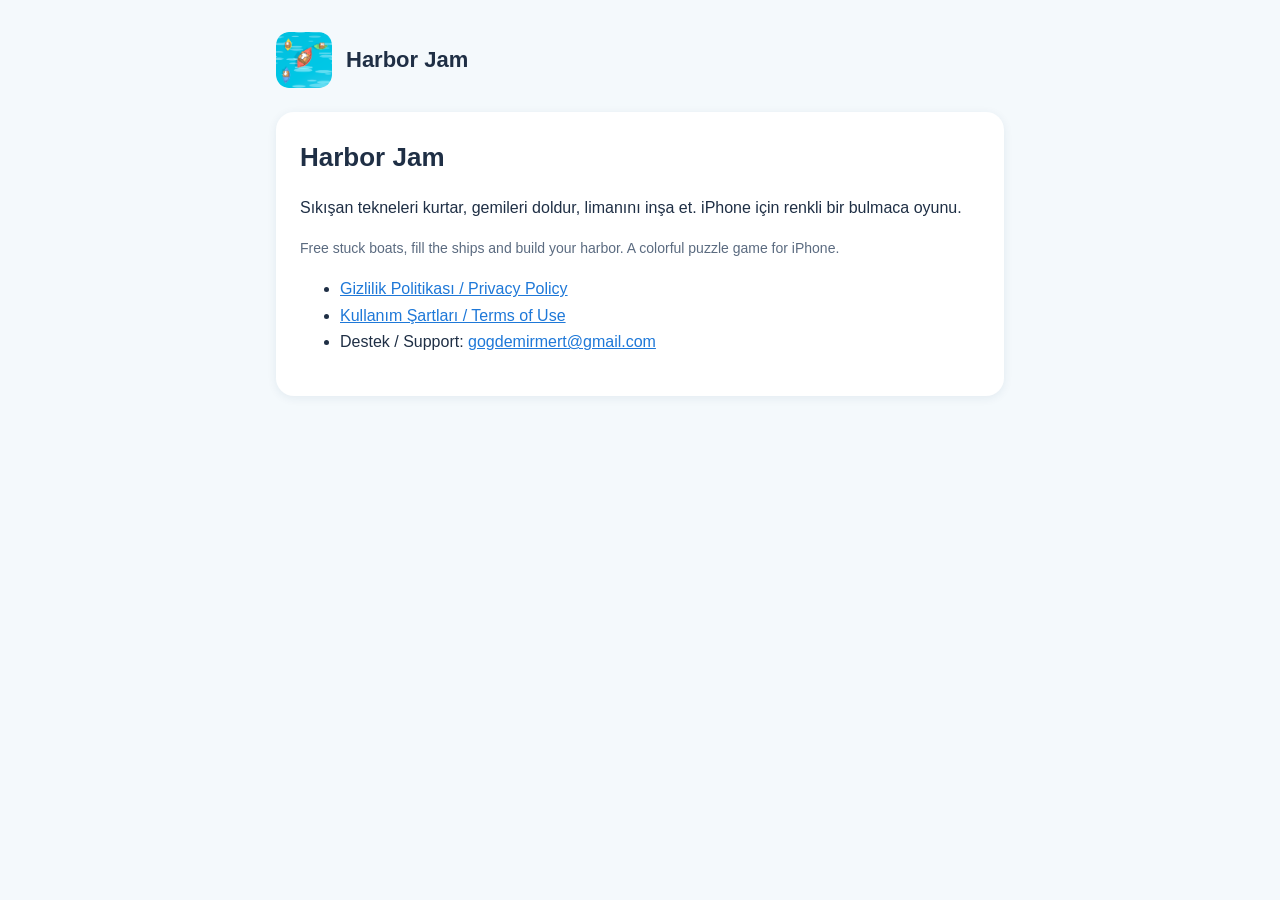
<file: index.html>
<!doctype html>
<html lang="tr">
<head>
<meta charset="utf-8">
<meta name="viewport" content="width=device-width, initial-scale=1">
<title>Harbor Jam</title>
<link rel="stylesheet" href="style.css">
</head>
<body>
<main>
  <header><img src="logo.png" alt=""><a href="./">Harbor Jam</a></header>
  <div class="card">
    <h1>Harbor Jam</h1>
    <p>Sıkışan tekneleri kurtar, gemileri doldur, limanını inşa et. iPhone için renkli bir bulmaca oyunu.</p>
    <p class="muted">Free stuck boats, fill the ships and build your harbor. A colorful puzzle game for iPhone.</p>
    <ul>
      <li><a href="gizlilik">Gizlilik Politikası / Privacy Policy</a></li>
      <li><a href="kullanim-sartlari">Kullanım Şartları / Terms of Use</a></li>
      <li>Destek / Support: <a href="mailto:gogdemirmert@gmail.com">gogdemirmert@gmail.com</a></li>
    </ul>
  </div>
</main>
</body>
</html>
</file>
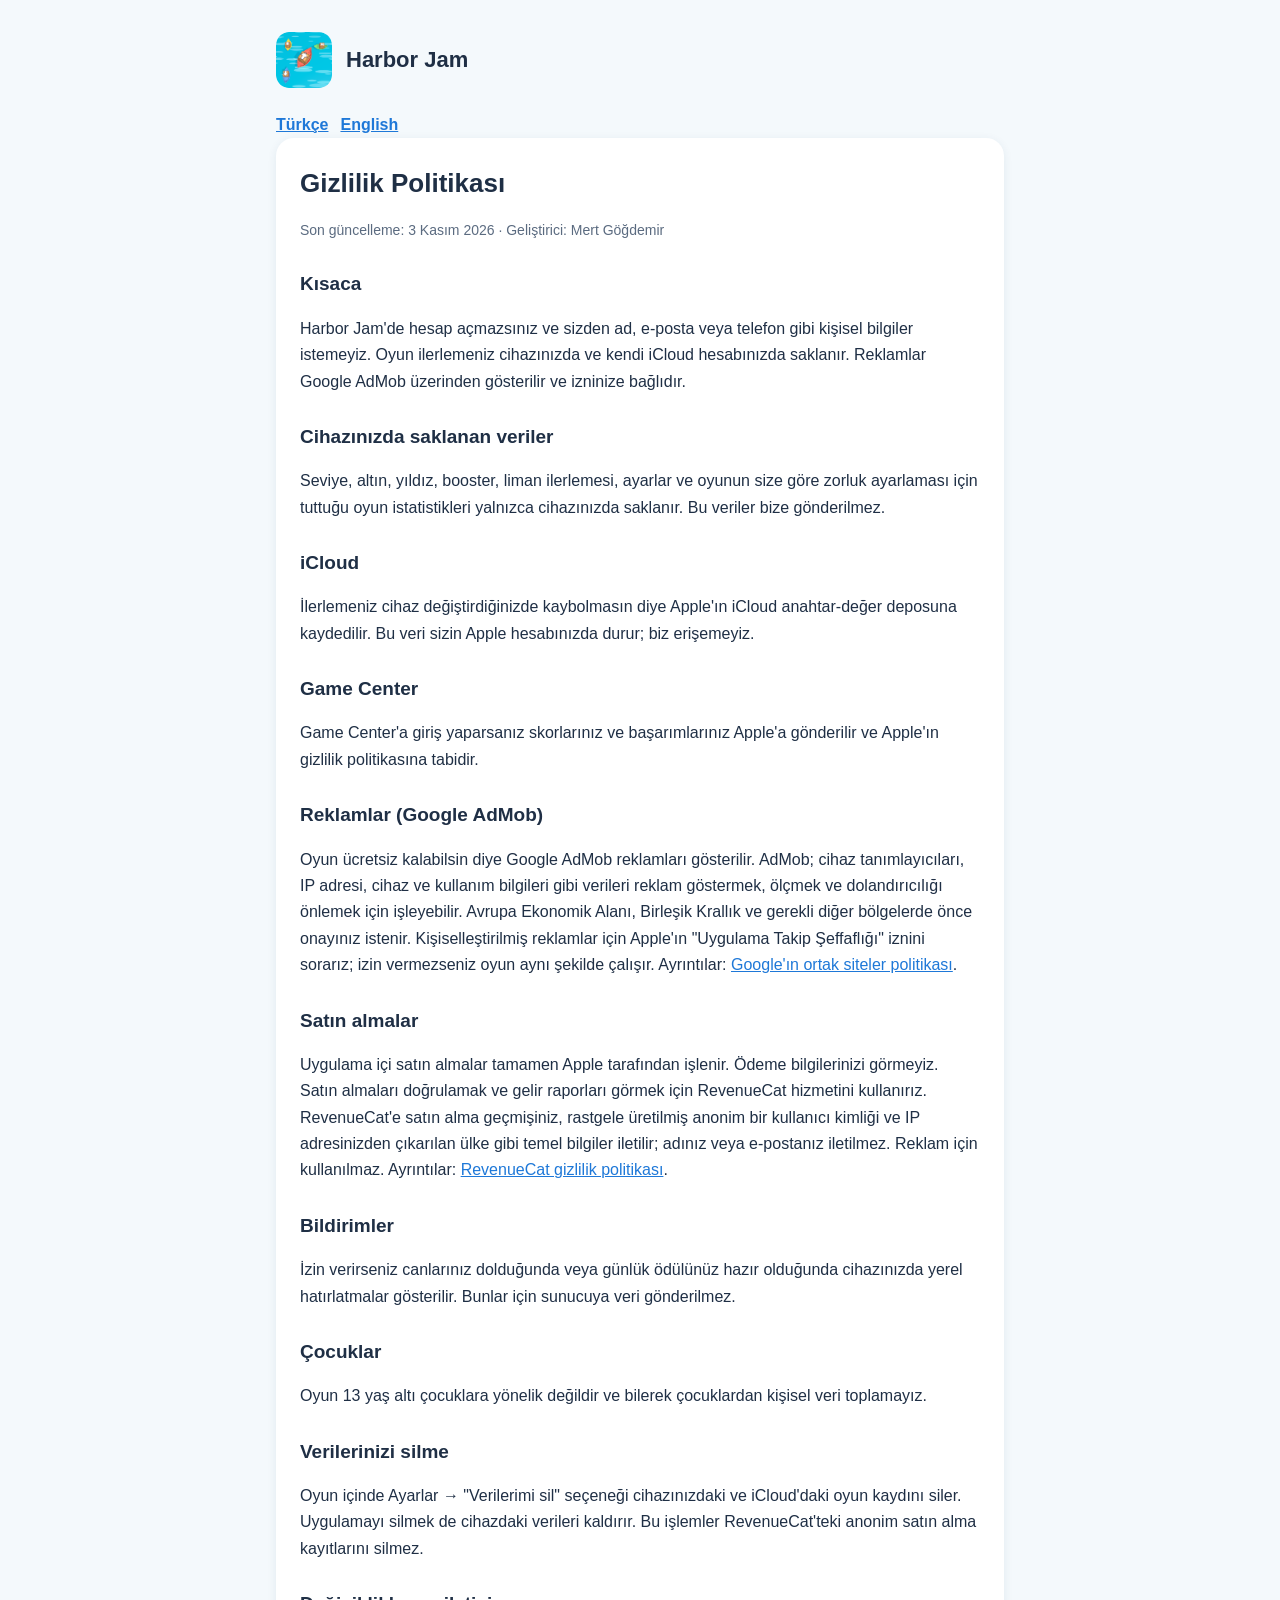
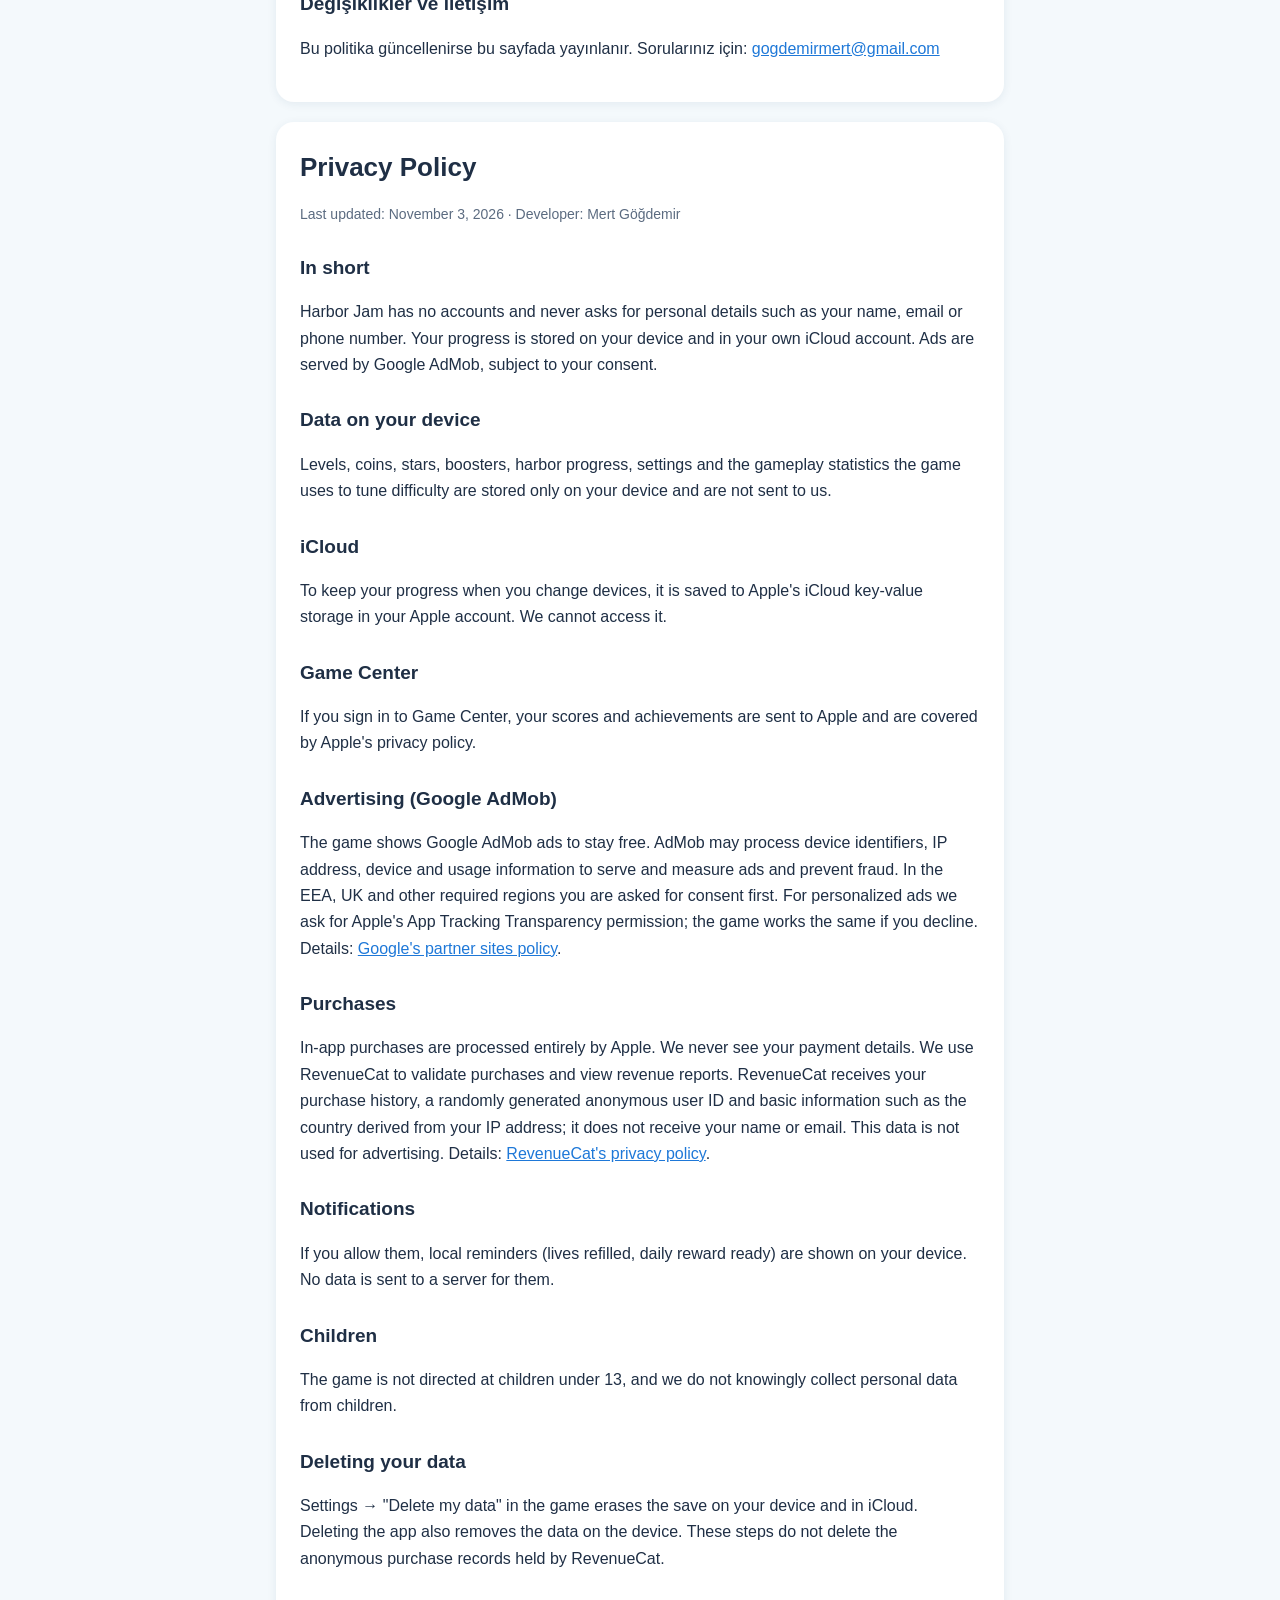
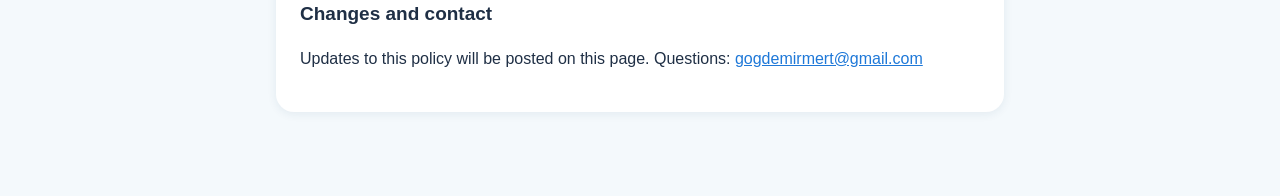
<file: gizlilik.html>
<!doctype html>
<html lang="tr">
<head>
<meta charset="utf-8">
<meta name="viewport" content="width=device-width, initial-scale=1">
<title>Harbor Jam · Gizlilik Politikası</title>
<link rel="stylesheet" href="style.css">
</head>
<body>
<main>
  <header><img src="logo.png" alt=""><a href="./">Harbor Jam</a></header>
  <nav class="lang"><a href="#tr">Türkçe</a><a href="#en">English</a></nav>

  <div class="card" id="tr">
    <h1>Gizlilik Politikası</h1>
    <p class="muted">Son güncelleme: 3 Kasım 2026 · Geliştirici: Mert Göğdemir</p>

    <h2>Kısaca</h2>
    <p>Harbor Jam'de hesap açmazsınız ve sizden ad, e-posta veya telefon gibi kişisel bilgiler istemeyiz. Oyun ilerlemeniz cihazınızda ve kendi iCloud hesabınızda saklanır. Reklamlar Google AdMob üzerinden gösterilir ve izninize bağlıdır.</p>

    <h2>Cihazınızda saklanan veriler</h2>
    <p>Seviye, altın, yıldız, booster, liman ilerlemesi, ayarlar ve oyunun size göre zorluk ayarlaması için tuttuğu oyun istatistikleri yalnızca cihazınızda saklanır. Bu veriler bize gönderilmez.</p>

    <h2>iCloud</h2>
    <p>İlerlemeniz cihaz değiştirdiğinizde kaybolmasın diye Apple'ın iCloud anahtar-değer deposuna kaydedilir. Bu veri sizin Apple hesabınızda durur; biz erişemeyiz.</p>

    <h2>Game Center</h2>
    <p>Game Center'a giriş yaparsanız skorlarınız ve başarımlarınız Apple'a gönderilir ve Apple'ın gizlilik politikasına tabidir.</p>

    <h2>Reklamlar (Google AdMob)</h2>
    <p>Oyun ücretsiz kalabilsin diye Google AdMob reklamları gösterilir. AdMob; cihaz tanımlayıcıları, IP adresi, cihaz ve kullanım bilgileri gibi verileri reklam göstermek, ölçmek ve dolandırıcılığı önlemek için işleyebilir. Avrupa Ekonomik Alanı, Birleşik Krallık ve gerekli diğer bölgelerde önce onayınız istenir. Kişiselleştirilmiş reklamlar için Apple'ın "Uygulama Takip Şeffaflığı" iznini sorarız; izin vermezseniz oyun aynı şekilde çalışır. Ayrıntılar: <a href="https://policies.google.com/technologies/partner-sites">Google'ın ortak siteler politikası</a>.</p>

    <h2>Satın almalar</h2>
    <p>Uygulama içi satın almalar tamamen Apple tarafından işlenir. Ödeme bilgilerinizi görmeyiz. Satın almaları doğrulamak ve gelir raporları görmek için RevenueCat hizmetini kullanırız. RevenueCat'e satın alma geçmişiniz, rastgele üretilmiş anonim bir kullanıcı kimliği ve IP adresinizden çıkarılan ülke gibi temel bilgiler iletilir; adınız veya e-postanız iletilmez. Reklam için kullanılmaz. Ayrıntılar: <a href="https://www.revenuecat.com/privacy">RevenueCat gizlilik politikası</a>.</p>

    <h2>Bildirimler</h2>
    <p>İzin verirseniz canlarınız dolduğunda veya günlük ödülünüz hazır olduğunda cihazınızda yerel hatırlatmalar gösterilir. Bunlar için sunucuya veri gönderilmez.</p>

    <h2>Çocuklar</h2>
    <p>Oyun 13 yaş altı çocuklara yönelik değildir ve bilerek çocuklardan kişisel veri toplamayız.</p>

    <h2>Verilerinizi silme</h2>
    <p>Oyun içinde Ayarlar → "Verilerimi sil" seçeneği cihazınızdaki ve iCloud'daki oyun kaydını siler. Uygulamayı silmek de cihazdaki verileri kaldırır. Bu işlemler RevenueCat'teki anonim satın alma kayıtlarını silmez.</p>

    <h2>Değişiklikler ve iletişim</h2>
    <p>Bu politika güncellenirse bu sayfada yayınlanır. Sorularınız için: <a href="mailto:gogdemirmert@gmail.com">gogdemirmert@gmail.com</a></p>
  </div>

  <div class="card" id="en">
    <h1>Privacy Policy</h1>
    <p class="muted">Last updated: November 3, 2026 · Developer: Mert Göğdemir</p>

    <h2>In short</h2>
    <p>Harbor Jam has no accounts and never asks for personal details such as your name, email or phone number. Your progress is stored on your device and in your own iCloud account. Ads are served by Google AdMob, subject to your consent.</p>

    <h2>Data on your device</h2>
    <p>Levels, coins, stars, boosters, harbor progress, settings and the gameplay statistics the game uses to tune difficulty are stored only on your device and are not sent to us.</p>

    <h2>iCloud</h2>
    <p>To keep your progress when you change devices, it is saved to Apple's iCloud key-value storage in your Apple account. We cannot access it.</p>

    <h2>Game Center</h2>
    <p>If you sign in to Game Center, your scores and achievements are sent to Apple and are covered by Apple's privacy policy.</p>

    <h2>Advertising (Google AdMob)</h2>
    <p>The game shows Google AdMob ads to stay free. AdMob may process device identifiers, IP address, device and usage information to serve and measure ads and prevent fraud. In the EEA, UK and other required regions you are asked for consent first. For personalized ads we ask for Apple's App Tracking Transparency permission; the game works the same if you decline. Details: <a href="https://policies.google.com/technologies/partner-sites">Google's partner sites policy</a>.</p>

    <h2>Purchases</h2>
    <p>In-app purchases are processed entirely by Apple. We never see your payment details. We use RevenueCat to validate purchases and view revenue reports. RevenueCat receives your purchase history, a randomly generated anonymous user ID and basic information such as the country derived from your IP address; it does not receive your name or email. This data is not used for advertising. Details: <a href="https://www.revenuecat.com/privacy">RevenueCat's privacy policy</a>.</p>

    <h2>Notifications</h2>
    <p>If you allow them, local reminders (lives refilled, daily reward ready) are shown on your device. No data is sent to a server for them.</p>

    <h2>Children</h2>
    <p>The game is not directed at children under 13, and we do not knowingly collect personal data from children.</p>

    <h2>Deleting your data</h2>
    <p>Settings → "Delete my data" in the game erases the save on your device and in iCloud. Deleting the app also removes the data on the device. These steps do not delete the anonymous purchase records held by RevenueCat.</p>

    <h2>Changes and contact</h2>
    <p>Updates to this policy will be posted on this page. Questions: <a href="mailto:gogdemirmert@gmail.com">gogdemirmert@gmail.com</a></p>
  </div>
</main>
</body>
</html>
</file>
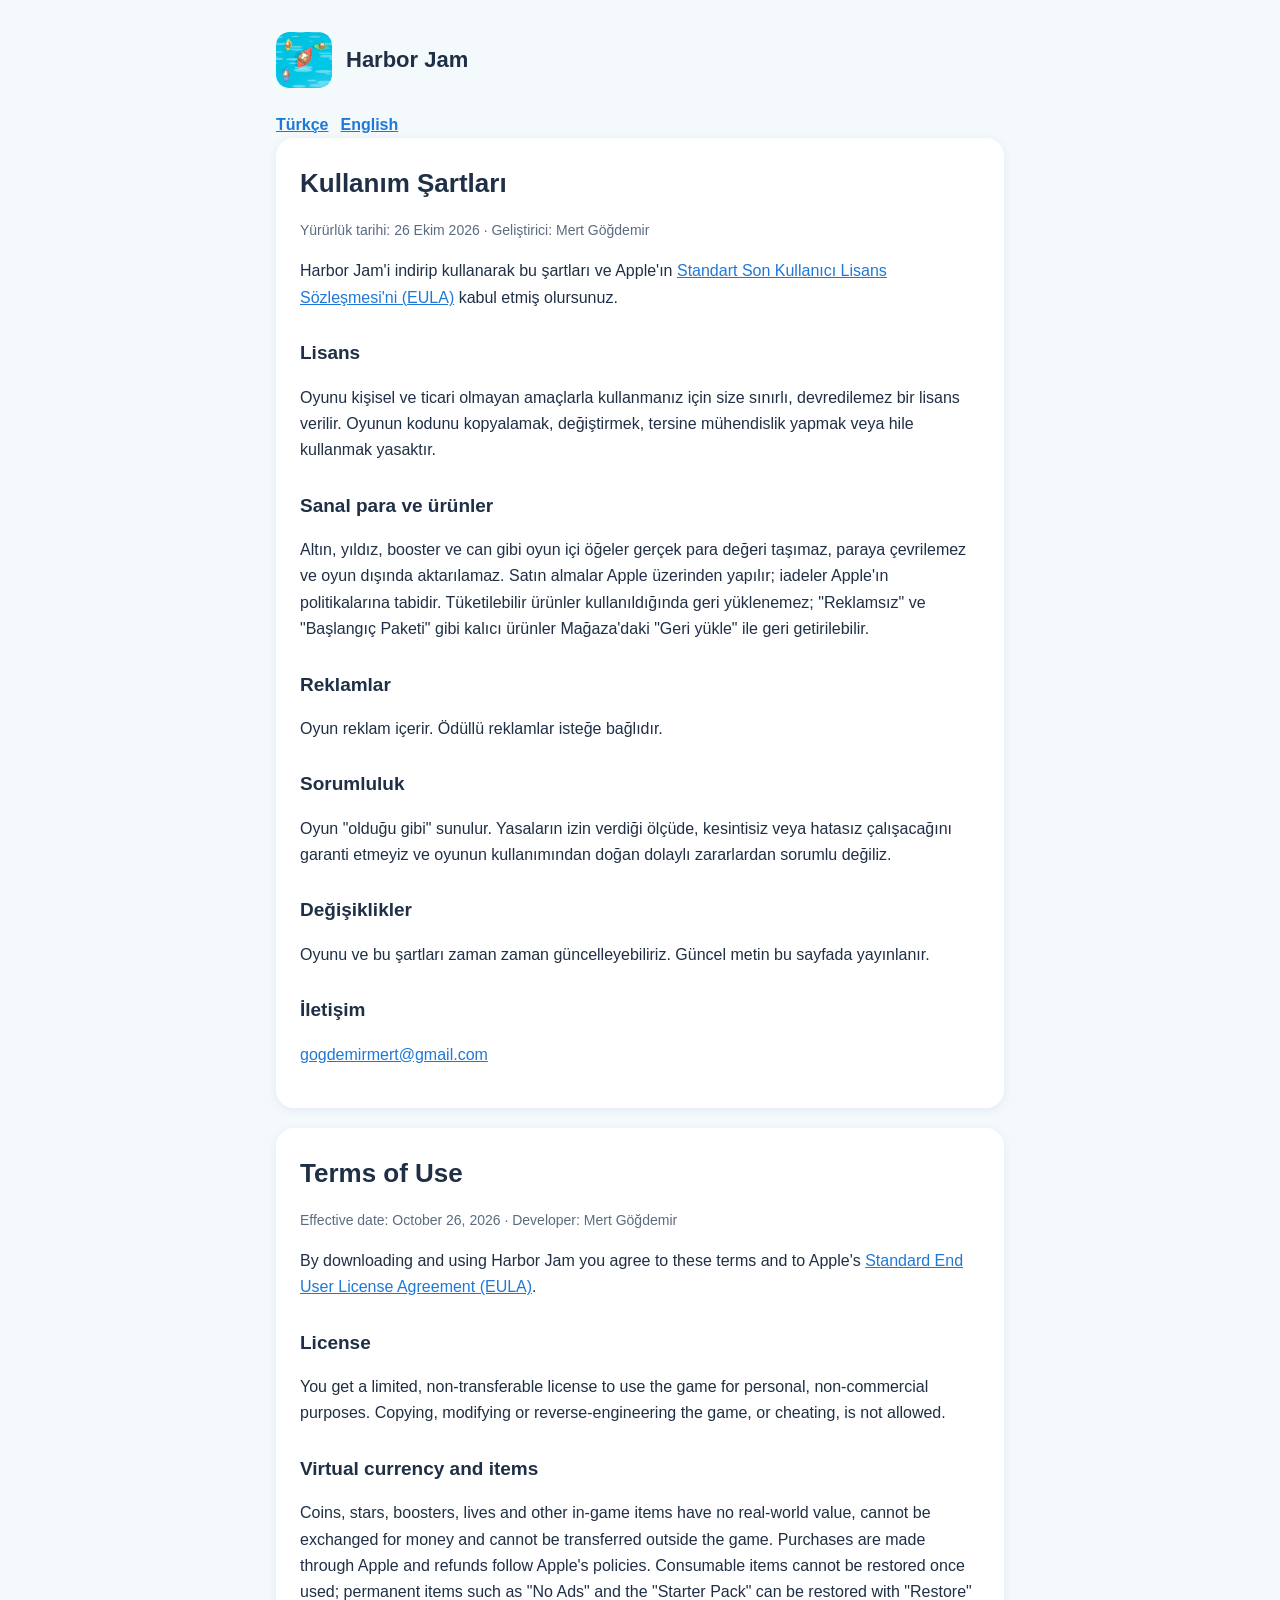
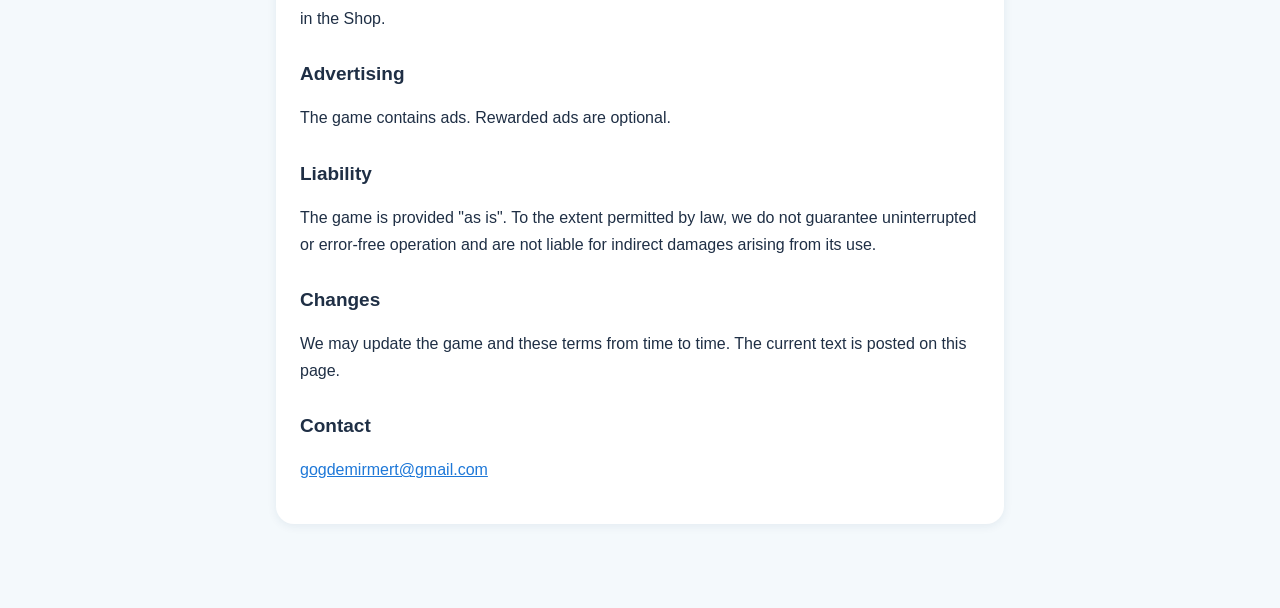
<file: kullanim-sartlari.html>
<!doctype html>
<html lang="tr">
<head>
<meta charset="utf-8">
<meta name="viewport" content="width=device-width, initial-scale=1">
<title>Harbor Jam · Kullanım Şartları</title>
<link rel="stylesheet" href="style.css">
</head>
<body>
<main>
  <header><img src="logo.png" alt=""><a href="./">Harbor Jam</a></header>
  <nav class="lang"><a href="#tr">Türkçe</a><a href="#en">English</a></nav>

  <div class="card" id="tr">
    <h1>Kullanım Şartları</h1>
    <p class="muted">Yürürlük tarihi: 26 Ekim 2026 · Geliştirici: Mert Göğdemir</p>
    <p>Harbor Jam'i indirip kullanarak bu şartları ve Apple'ın <a href="https://www.apple.com/legal/internet-services/itunes/dev/stdeula/">Standart Son Kullanıcı Lisans Sözleşmesi'ni (EULA)</a> kabul etmiş olursunuz.</p>
    <h2>Lisans</h2>
    <p>Oyunu kişisel ve ticari olmayan amaçlarla kullanmanız için size sınırlı, devredilemez bir lisans verilir. Oyunun kodunu kopyalamak, değiştirmek, tersine mühendislik yapmak veya hile kullanmak yasaktır.</p>
    <h2>Sanal para ve ürünler</h2>
    <p>Altın, yıldız, booster ve can gibi oyun içi öğeler gerçek para değeri taşımaz, paraya çevrilemez ve oyun dışında aktarılamaz. Satın almalar Apple üzerinden yapılır; iadeler Apple'ın politikalarına tabidir. Tüketilebilir ürünler kullanıldığında geri yüklenemez; "Reklamsız" ve "Başlangıç Paketi" gibi kalıcı ürünler Mağaza'daki "Geri yükle" ile geri getirilebilir.</p>
    <h2>Reklamlar</h2>
    <p>Oyun reklam içerir. Ödüllü reklamlar isteğe bağlıdır.</p>
    <h2>Sorumluluk</h2>
    <p>Oyun "olduğu gibi" sunulur. Yasaların izin verdiği ölçüde, kesintisiz veya hatasız çalışacağını garanti etmeyiz ve oyunun kullanımından doğan dolaylı zararlardan sorumlu değiliz.</p>
    <h2>Değişiklikler</h2>
    <p>Oyunu ve bu şartları zaman zaman güncelleyebiliriz. Güncel metin bu sayfada yayınlanır.</p>
    <h2>İletişim</h2>
    <p><a href="mailto:gogdemirmert@gmail.com">gogdemirmert@gmail.com</a></p>
  </div>

  <div class="card" id="en">
    <h1>Terms of Use</h1>
    <p class="muted">Effective date: October 26, 2026 · Developer: Mert Göğdemir</p>
    <p>By downloading and using Harbor Jam you agree to these terms and to Apple's <a href="https://www.apple.com/legal/internet-services/itunes/dev/stdeula/">Standard End User License Agreement (EULA)</a>.</p>
    <h2>License</h2>
    <p>You get a limited, non-transferable license to use the game for personal, non-commercial purposes. Copying, modifying or reverse-engineering the game, or cheating, is not allowed.</p>
    <h2>Virtual currency and items</h2>
    <p>Coins, stars, boosters, lives and other in-game items have no real-world value, cannot be exchanged for money and cannot be transferred outside the game. Purchases are made through Apple and refunds follow Apple's policies. Consumable items cannot be restored once used; permanent items such as "No Ads" and the "Starter Pack" can be restored with "Restore" in the Shop.</p>
    <h2>Advertising</h2>
    <p>The game contains ads. Rewarded ads are optional.</p>
    <h2>Liability</h2>
    <p>The game is provided "as is". To the extent permitted by law, we do not guarantee uninterrupted or error-free operation and are not liable for indirect damages arising from its use.</p>
    <h2>Changes</h2>
    <p>We may update the game and these terms from time to time. The current text is posted on this page.</p>
    <h2>Contact</h2>
    <p><a href="mailto:gogdemirmert@gmail.com">gogdemirmert@gmail.com</a></p>
  </div>
</main>
</body>
</html>
</file>
<file: style.css>
:root { --ink:#1f2f45; --muted:#5b6b80; --bg:#f4f9fc; --card:#fff; --accent:#1e78d8; }
* { box-sizing: border-box; }
body { margin:0; font:16px/1.65 -apple-system, BlinkMacSystemFont, "Segoe UI", Roboto, sans-serif; color:var(--ink); background:var(--bg); }
main { max-width: 760px; margin: 0 auto; padding: 32px 16px 64px; }
header { display:flex; align-items:center; gap:14px; margin-bottom:24px; }
header img { width:56px; height:56px; border-radius:13px; }
header a { color:inherit; text-decoration:none; font-weight:800; font-size:22px; }
.card { background:var(--card); border-radius:18px; padding:24px; box-shadow:0 2px 10px rgba(20,60,100,.08); margin-bottom:20px; }
h1 { font-size:26px; margin:0 0 4px; } h2 { font-size:19px; margin:26px 0 6px; }
.muted { color:var(--muted); font-size:14px; } a { color:var(--accent); }
nav.lang a { margin-right:12px; font-weight:600; }
@media (prefers-color-scheme: dark) { :root { --ink:#e6eef7; --muted:#9aaabc; --bg:#0d1824; --card:#152536; --accent:#5aa9ff; } }
</file>
